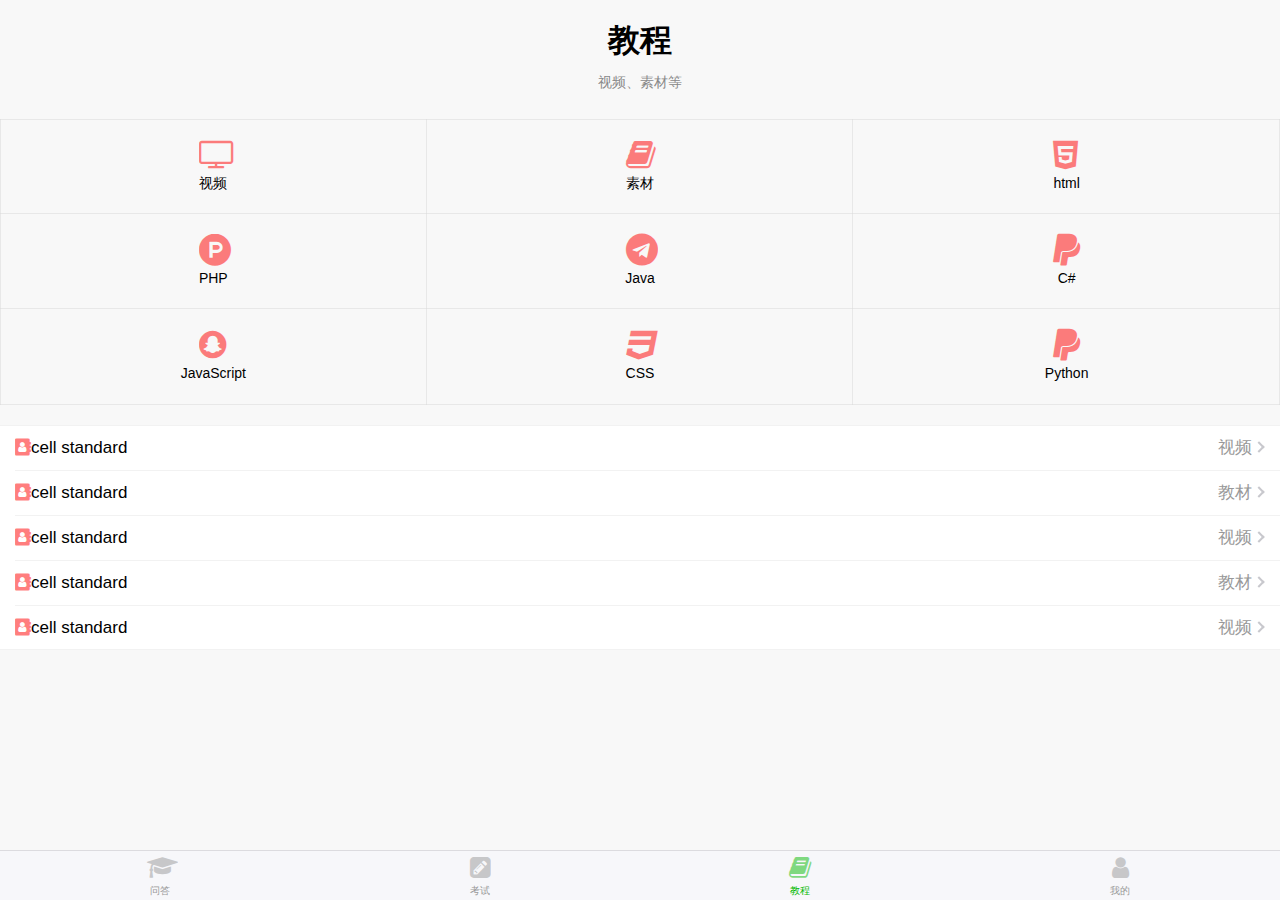
<file: exam/book.html>
<!DOCTYPE html>
<html>

	<head>
		<meta charset="UTF-8">
		<meta name="viewport" content="width=device-width,initial-scale=1" />
		<title>首页</title>
		<link rel="stylesheet" href="../css/weui.css" />
		<link rel="stylesheet" href="style.css" />
		<link rel="stylesheet" href="../css/font-awesome.css" />
		<style type="text/css">
			.fa{
				color: red;
				opacity: 0.5;
			}
			
			.page__hd{
				padding: 15px;
			}
			
			.page__hd h1{
				text-align: center;
			}
			.page__hd .page__desc{
				text-align: center;
			}
			
		</style>
	</head>

	<body>
		
		<div class="container">
			<div class="page__hd">
				<h1>教程</h1>
				<p class="page__desc">视频、素材等</p>
			</div>
			<div class="weui-grids">
				<a href="javascript:;" class="weui-grid">
					<div class="weui-grid__icon">
						<i class="fa fa-television fa-2x"></i>
					</div>
					<p class="weui-grid__label">
						视频
					</p>
				</a>
				<a href="javascript:;" class="weui-grid">
					<div class="weui-grid__icon">
						<i class="fa fa-book fa-2x"></i>
					</div>
					<p class="weui-grid__label">
						素材
					</p>
				</a>
				<a href="javascript:;" class="weui-grid">
					<div class="weui-grid__icon">
						<i class="fa fa-html5 fa-2x"></i>
					</div>
					<p class="weui-grid__label">
						html
					</p>
				</a>
				<a href="javascript:;" class="weui-grid">
					<div class="weui-grid__icon">
						<i class="fa fa-product-hunt fa-2x"></i>
					</div>
					<p class="weui-grid__label">
						PHP
					</p>
				</a>
				<a href="javascript:;" class="weui-grid">
					<div class="weui-grid__icon">
						<i class="fa fa-telegram fa-2x"></i>
					</div>
					<p class="weui-grid__label">
						Java
					</p>
				</a>
				<a href="javascript:;" class="weui-grid">
					<div class="weui-grid__icon">
						<i class="fa fa-paypal fa-2x"></i>
					</div>
					<p class="weui-grid__label">
						C#
					</p>
				</a>
				<a href="javascript:;" class="weui-grid">
					<div class="weui-grid__icon">
						<i class="fa fa-snapchat fa-2x"></i>
					</div>
					<p class="weui-grid__label">
						JavaScript
					</p>
				</a>
				<a href="javascript:;" class="weui-grid">
					<div class="weui-grid__icon">
						<i class="fa fa-css3 fa-2x"></i>
					</div>
					<p class="weui-grid__label">
						CSS
					</p>
				</a>
				<a href="javascript:;" class="weui-grid">
					<div class="weui-grid__icon">
						<i class="fa fa-paypal fa-2x"></i>
					</div>
					<p class="weui-grid__label">
						Python
					</p>
				</a>
			</div>
			<div class="weui-cells">
				<a class="weui-cell weui-cell_access" href="javascript:;">
					<div class="weui-cell__hd"><i class="fa fa-address-book"></i></div>
					<div class="weui-cell__bd">
						<p>cell standard</p>
					</div>
					<div class="weui-cell__ft">视频</div>
				</a>
				<a class="weui-cell weui-cell_access" href="javascript:;">
					<div class="weui-cell__hd"><i class="fa fa-address-book"></i></div>
					<div class="weui-cell__bd">
						<p>cell standard</p>
					</div>
					<div class="weui-cell__ft">教材</div>
				</a>
				<a class="weui-cell weui-cell_access" href="javascript:;">
					<div class="weui-cell__hd"><i class="fa fa-address-book"></i></div>
					<div class="weui-cell__bd">
						<p>cell standard</p>
					</div>
					<div class="weui-cell__ft">视频</div>
				</a>
				<a class="weui-cell weui-cell_access" href="javascript:;">
					<div class="weui-cell__hd"><i class="fa fa-address-book"></i></div>
					<div class="weui-cell__bd">
						<p>cell standard</p>
					</div>
					<div class="weui-cell__ft">教材</div>
				</a>
				<a class="weui-cell weui-cell_access" href="javascript:;">
					<div class="weui-cell__hd"><i class="fa fa-address-book"></i></div>
					<div class="weui-cell__bd">
						<p>cell standard</p>
					</div>
					<div class="weui-cell__ft">视频</div>
				</a>
			</div>
			<div class="weui-tabbar">
				<a href="Q&A.html" class="weui-tabbar__item ">
					<i class=" fa fa-mortar-board weui-tabbar__icon"></i>
					<p class="weui-tabbar__label">问答</p>
				</a>
				<a href="index.html" class="weui-tabbar__item ">
					<i class=" fa fa-pencil-square weui-tabbar__icon"></i>
					<p class="weui-tabbar__label">考试</p>
				</a>
				<a href="book.html" class="weui-tabbar__item weui-bar__item_on">
					<i class=" fa fa-book weui-tabbar__icon"></i>
					<p class="weui-tabbar__label">教程</p>
				</a>
				<a href="user.html" class="weui-tabbar__item">
					<i class=" fa fa-user weui-tabbar__icon"></i>
					<p class="weui-tabbar__label">我的</p>
				</a>
			</div>
		</div>	
		<script type="text/javascript" src="../js/zepto.min.js"></script>
		<script type="text/javascript" src="../js/weui.min.js"></script>

		<script type="text/javascript" class="home js_show">
			
		</script>
	</body>

</html>
</file>
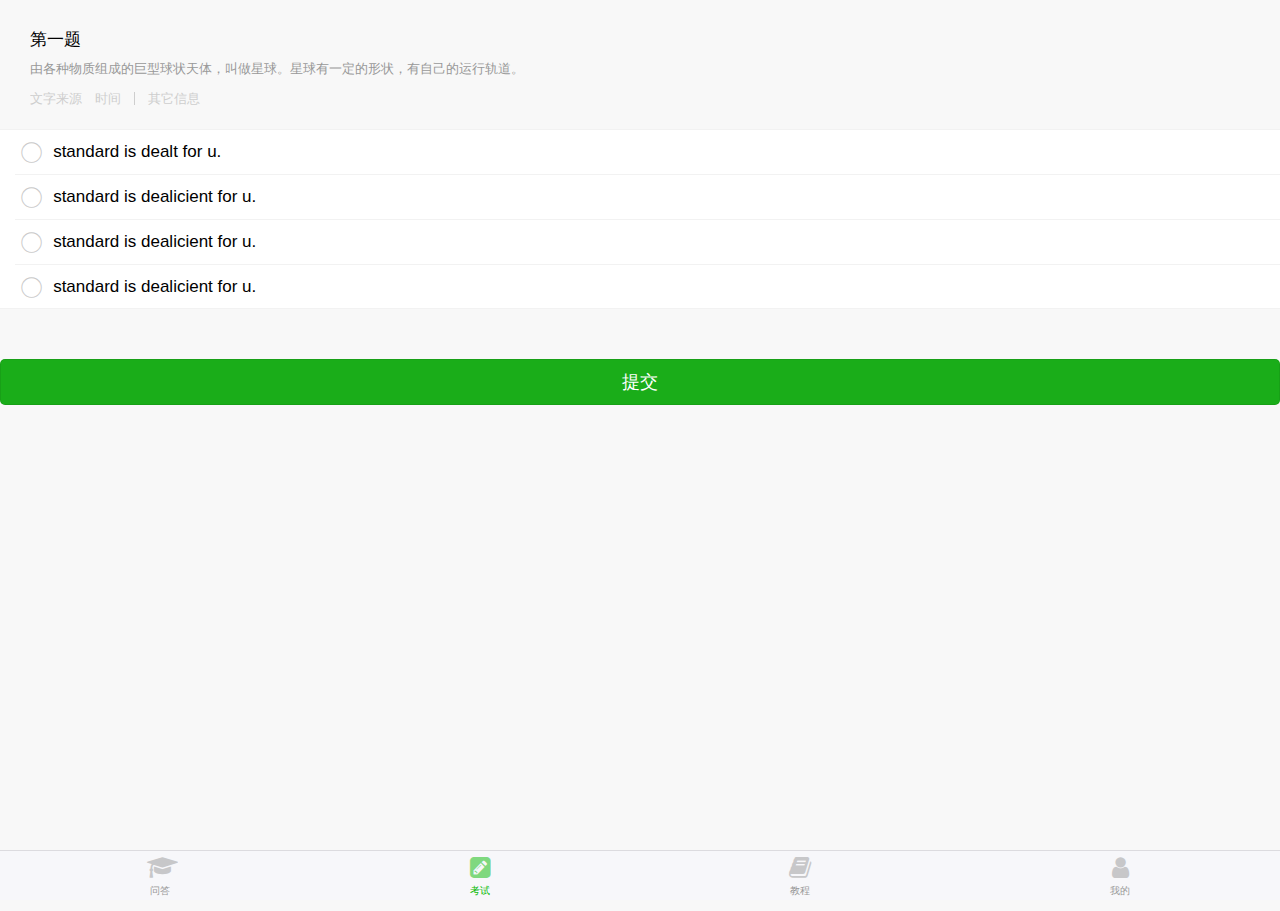
<file: exam/exam.html>
<!DOCTYPE html>
<html>

	<head>
		<meta name="viewport" content="width=device-width,initial-scale=1,minimum-scale=1,maximum-scale=1,user-scalable=no" />
		<meta charset="UTF-8">
		<title></title>
		<link rel="stylesheet" type="text/css" href="../css/weui.css" />
		<link rel="stylesheet" type="text/css" href="style.css" />
		<link rel="stylesheet" type="text/css" href="../css/font-awesome.css" />
		<style type="text/css">
			.weui-btn {
				margin-top: 50px;
			}
		</style>
	</head>

	<body>

		<div class="weui-cells__title">
			<div class="weui-panel__bd">
				<div class="weui-media-box weui-media-box_text">
					<h4 class="weui-media-box__title">第一题</h4>
					<p class="weui-media-box__desc">由各种物质组成的巨型球状天体，叫做星球。星球有一定的形状，有自己的运行轨道。</p>
					<ul class="weui-media-box__info">
						<li class="weui-media-box__info__meta">文字来源</li>
						<li class="weui-media-box__info__meta">时间</li>
						<li class="weui-media-box__info__meta weui-media-box__info__meta_extra">其它信息</li>
					</ul>
				</div>
			</div>
		</div>
		<div class="weui-cells weui-cells_checkbox">
			<label class="weui-cell weui-check__label" for="s11">
		        <div class="weui-cell__hd">
		            <input type="checkbox" class="weui-check" name="checkbox1" id="s11">
		            <i class="weui-icon-checked"></i>
		        </div>
		        <div class="weui-cell__bd">
		            <p>standard is dealt for u.</p>
		        </div>
    			</label>
			<label class="weui-cell weui-check__label" for="s12">
		        <div class="weui-cell__hd">
		            <input type="checkbox" name="checkbox1" class="weui-check" id="s12">
		            <i class="weui-icon-checked"></i>
		        </div>
		        <div class="weui-cell__bd">
		            <p>standard is dealicient for u.</p>
		        </div>
		    	</label>
			<label class="weui-cell weui-check__label" for="s13">
		        <div class="weui-cell__hd">
		            <input type="checkbox" name="checkbox1" class="weui-check" id="s13">
		            <i class="weui-icon-checked"></i>
		        </div>
		        <div class="weui-cell__bd">
		            <p>standard is dealicient for u.</p>
		        </div>
		    	</label>
			<label class="weui-cell weui-check__label" for="s14">
		        <div class="weui-cell__hd">
		            <input type="checkbox" name="checkbox1" class="weui-check" id="s14">
		            <i class="weui-icon-checked"></i>
		        </div>
		        <div class="weui-cell__bd">
		            <p>standard is dealicient for u.</p>
		        </div>
		    	</label>
		</div>
		<a href="result.html" class="weui-btn weui-btn_primary">提交</a>

		<div class="weui-tabbar">
			<a href="Q&A.html" class="weui-tabbar__item ">
				<i class=" fa fa-mortar-board weui-tabbar__icon"></i>
				<p class="weui-tabbar__label">问答</p>
			</a>
			<a href="index.html" class="weui-tabbar__item weui-bar__item_on">
				<i class=" fa fa-pencil-square weui-tabbar__icon"></i>
				<p class="weui-tabbar__label">考试</p>
			</a>
			<a href="book.html" class="weui-tabbar__item">
				<i class=" fa fa-book weui-tabbar__icon"></i>
				<p class="weui-tabbar__label">教程</p>
			</a>
			<a href="user.html" class="weui-tabbar__item ">
				<i class=" fa fa-user weui-tabbar__icon"></i>
				<p class="weui-tabbar__label">我的</p>
			</a>
		</div>
		<!--BEGIN toast-->
		<div id="toast" style="display: none;">
			<div class="weui-mask_transparent"></div>
			<div class="weui-toast">
				<i class="weui-icon-success-no-circle weui-icon_toast"></i>
				<p class="weui-toast__content">已完成</p>
			</div>
		</div>
		<!--end toast-->

		<!-- loading toast -->
		<div id="loadingToast" style="display:none;">
			<div class="weui-mask_transparent"></div>
			<div class="weui-toast">
				<i class="weui-loading weui-icon_toast"></i>
				<p class="weui-toast__content">数据加载中</p>
			</div>
		</div>
		<script type="text/javascript" src="../js/zepto.min.js"></script>
		<script type="text/javascript" src="../js/weui.min.js"></script>
		<script type="text/javascript">
			$(".weui-btn").on('click', function() {
				var flag = true;
				var inputs = $(".weui-cells_form input");

				var $loadingToast = $('#loadingToast');
				var $toast = $("#toast");
				if(flag) {
					$loadingToast.fadeIn(100);
					setTimeout(function() {
						$loadingToast.fadeOut(100);
					}, 2000);

					setTimeout(function() {
						$toast.fadeIn(100);
						setTimeout(function() {
							$toast.fadeOut(100);
						}, 2000);
					}, 2200);
				}

			});
		</script>
	</body>

</html>
</file>
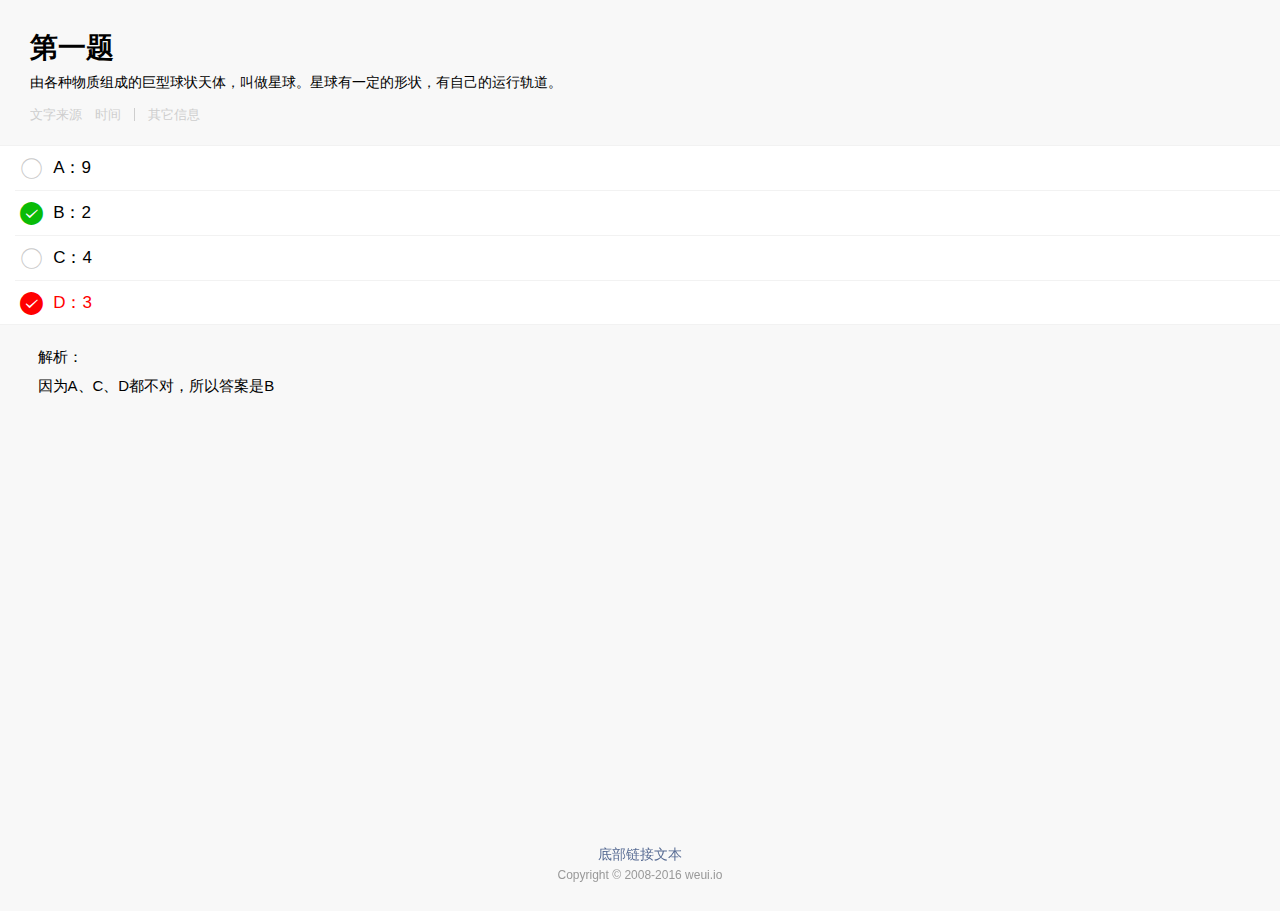
<file: exam/explain.html>
<!DOCTYPE html>
<html>

	<head>
		<meta name="viewport" content="width=device-width,initial-scale=1,minimum-scale=1,maximum-scale=1,user-scalable=no" />
		<meta charset="UTF-8">
		<title></title>
		<link rel="stylesheet" type="text/css" href="../css/weui.css" />
		<link rel="stylesheet" type="text/css" href="style.css" />
		<link rel="stylesheet" type="text/css" href="../css/font-awesome.css" />
		<style type="text/css">
			
		</style>
	</head>

	<body>

		<div class="weui-cells__title">
			<div class="weui-panel__bd">
				<div class="weui-media-box weui-media-box_text">
					<h1>第一题</h4>
					<p>由各种物质组成的巨型球状天体，叫做星球。星球有一定的形状，有自己的运行轨道。</p>
					<ul class="weui-media-box__info">
						<li class="weui-media-box__info__meta">文字来源</li>
						<li class="weui-media-box__info__meta">时间</li>
						<li class="weui-media-box__info__meta weui-media-box__info__meta_extra">其它信息</li>
					</ul>
				</div>
			</div>
		</div>
		<div class="weui-cells weui-cells_checkbox">
			<label class="weui-cell weui-check__label" for="s11">
		        <div class="weui-cell__hd">
		            <input type="checkbox" class="weui-check" name="checkbox1" id="s11" disabled="disabled">
		            <i class="weui-icon-checked"></i>
		        </div>
		        <div class="weui-cell__bd">
		            <p>A：9</p>
		        </div>
    			</label>
			<label class="weui-cell weui-check__label" for="s12">
		        <div class="weui-cell__hd">
		            <input type="checkbox" name="checkbox1" class="weui-check" id="s12" checked="checked" disabled="disabled">
		            <i class="weui-icon-checked"></i>
		        </div>
		        <div class="weui-cell__bd">
		            <p>B：2</p>
		        </div>
		    	</label>
			<label class="weui-cell weui-check__label" for="s13">
		        <div class="weui-cell__hd">
		            <input type="checkbox" name="checkbox1" class="weui-check" id="s13" disabled="disabled">
		            <i class="weui-icon-checked"></i>
		        </div>
		        <div class="weui-cell__bd">
		            <p>C：4</p>
		        </div>
		    	</label>
			<label class="weui-cell weui-check__label result-error" for="s14">
		        <div class="weui-cell__hd">
		            <input type="checkbox" name="checkbox1" class="weui-check" id="s14" disabled="disabled" checked="checked">
		            <i class="weui-icon-checked"></i>
		        </div>
		        <div class="weui-cell__bd">
		            <p>D：3</p>
		        </div>
		    	</label>
		</div>
		
		<article class="weui-article explain">
			<section>
				<h3>解析：</h3>
				<p>因为A、C、D都不对，所以答案是B</p>
			</section>
		</article>

		<div class="weui-msg__extra-area">
			<div class="weui-footer">
				<p class="weui-footer__links">
					<a href="javascript:void(0);" class="weui-footer__link">底部链接文本</a>
				</p>
				<p class="weui-footer__text">Copyright &copy; 2008-2016 weui.io</p>
			</div>
		</div>
		
		<script type="text/javascript" src="../js/zepto.min.js"></script>
		<script type="text/javascript" src="../js/weui.min.js"></script>
		<script type="text/javascript">
		
			
			
			
		</script>
	</body>

</html>
</file>
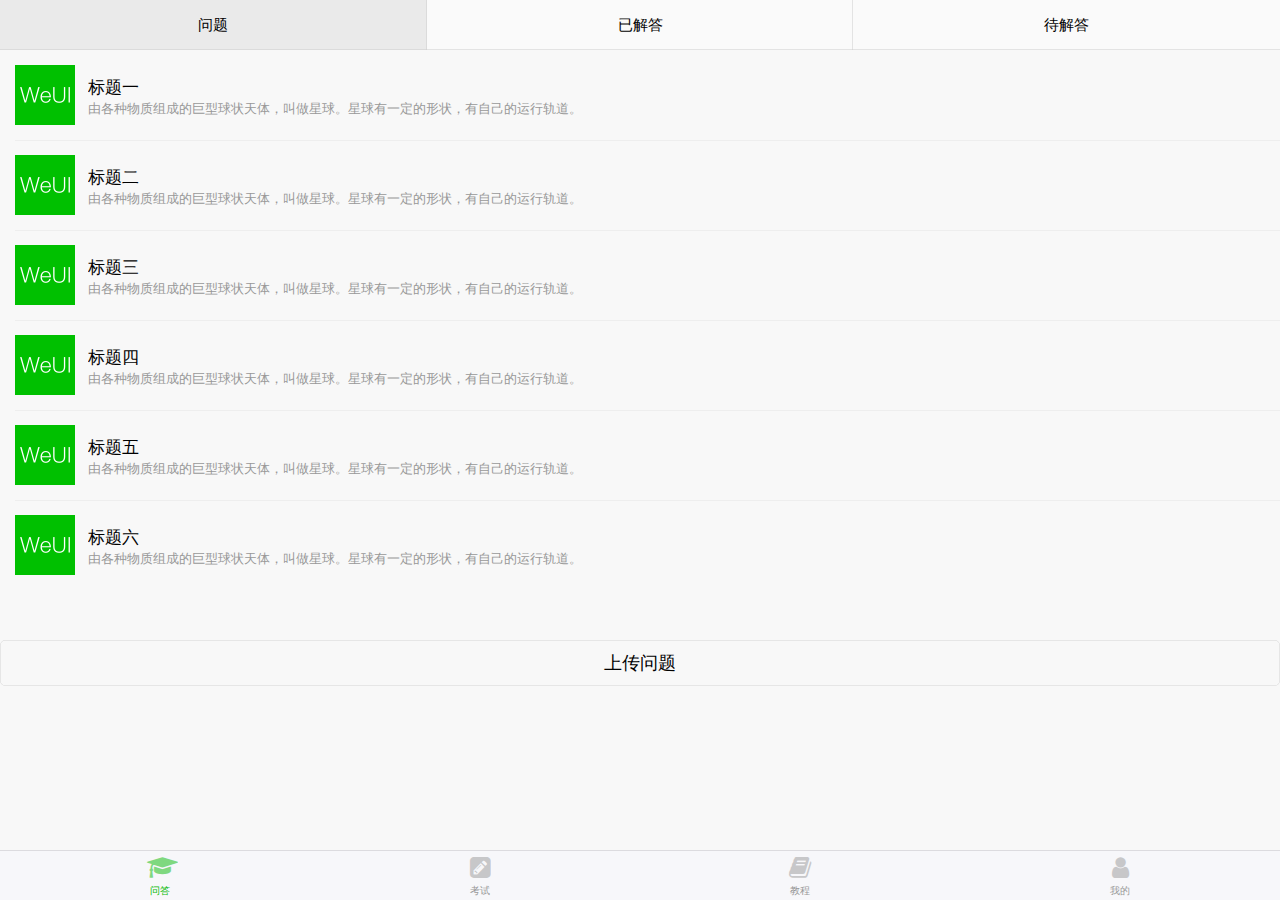
<file: exam/Q&A.html>
<!DOCTYPE html>
<html>

	<head>
		<meta name="viewport" content="width=device-width,initial-scale=1,minimum-scale=1,maximum-scale=1,user-scalable=no" />
		<meta charset="UTF-8">
		<title></title>
		<link rel="stylesheet" href="../css/weui.css" />
		<link rel="stylesheet" href="style.css" />
		<link rel="stylesheet" href="../css/font-awesome.css" />
		<style type="text/css">
			.weui.btn .weui-btn_default {
				bottom: `0px;
			}
		</style>
	</head>

	<body>

		<div class="page__bd" style="height: 100%;">
			<div class="weui-tab">
				<div class="weui-navbar">
					<div class="weui-navbar__item weui-bar__item_on">
						问题
					</div>
					<div class="weui-navbar__item">
						已解答
					</div>
					<div class="weui-navbar__item">
						待解答
					</div>

				</div>
				<div class="weui-tab__panel">
					<div class="weui-panel__bd">
						<a href="javascript:void(0);" class="weui-media-box weui-media-box_appmsg">
							<div class="weui-media-box__hd">
								<img class="weui-media-box__thumb" src="[data-uri]" alt="">
							</div>
							<div class="weui-media-box__bd">
								<h4 class="weui-media-box__title">标题一</h4>
								<p class="weui-media-box__desc">由各种物质组成的巨型球状天体，叫做星球。星球有一定的形状，有自己的运行轨道。</p>
							</div>
						</a>
						<a href="javascript:void(0);" class="weui-media-box weui-media-box_appmsg">
							<div class="weui-media-box__hd">
								<img class="weui-media-box__thumb" src="[data-uri]" alt="">
							</div>
							<div class="weui-media-box__bd">
								<h4 class="weui-media-box__title">标题二</h4>
								<p class="weui-media-box__desc">由各种物质组成的巨型球状天体，叫做星球。星球有一定的形状，有自己的运行轨道。</p>
							</div>
						</a>
						<a href="javascript:void(0);" class="weui-media-box weui-media-box_appmsg">
							<div class="weui-media-box__hd">
								<img class="weui-media-box__thumb" src="[data-uri]" alt="">
							</div>
							<div class="weui-media-box__bd">
								<h4 class="weui-media-box__title">标题三</h4>
								<p class="weui-media-box__desc">由各种物质组成的巨型球状天体，叫做星球。星球有一定的形状，有自己的运行轨道。</p>
							</div>
						</a>
						<a href="javascript:void(0);" class="weui-media-box weui-media-box_appmsg">
							<div class="weui-media-box__hd">
								<img class="weui-media-box__thumb" src="[data-uri]" alt="">
							</div>
							<div class="weui-media-box__bd">
								<h4 class="weui-media-box__title">标题四</h4>
								<p class="weui-media-box__desc">由各种物质组成的巨型球状天体，叫做星球。星球有一定的形状，有自己的运行轨道。</p>
							</div>
						</a>
						<a href="javascript:void(0);" class="weui-media-box weui-media-box_appmsg">
							<div class="weui-media-box__hd">
								<img class="weui-media-box__thumb" src="[data-uri]" alt="">
							</div>
							<div class="weui-media-box__bd">
								<h4 class="weui-media-box__title">标题五</h4>
								<p class="weui-media-box__desc">由各种物质组成的巨型球状天体，叫做星球。星球有一定的形状，有自己的运行轨道。</p>
							</div>
						</a>
						<a href="javascript:void(0);" class="weui-media-box weui-media-box_appmsg">
							<div class="weui-media-box__hd">
								<img class="weui-media-box__thumb" src="[data-uri]" alt="">
							</div>
							<div class="weui-media-box__bd">
								<h4 class="weui-media-box__title">标题六</h4>
								<p class="weui-media-box__desc">由各种物质组成的巨型球状天体，叫做星球。星球有一定的形状，有自己的运行轨道。</p>
							</div>
						</a>
						<a href="upload question.html" class="weui-btn weui-btn_default">上传问题</a>
					</div>
					<div style="display:none">
						<div class="weui-panel__bd">
							<a href="javascript:void(0);" class="weui-media-box weui-media-box_appmsg">
								<div class="weui-media-box__hd">
									<img class="weui-media-box__thumb" src="[data-uri]" alt="">
								</div>
								<div class="weui-media-box__bd">
									<h4 class="weui-media-box__title">标题七</h4>
									<p class="weui-media-box__desc">由各种物质组成的巨型球状天体，叫做星球。星球有一定的形状，有自己的运行轨道。</p>
								</div>
							</a>
							<a href="javascript:void(0);" class="weui-media-box weui-media-box_appmsg">
								<div class="weui-media-box__hd">
									<img class="weui-media-box__thumb" src="[data-uri]" alt="">
								</div>
								<div class="weui-media-box__bd">
									<h4 class="weui-media-box__title">标题八</h4>
									<p class="weui-media-box__desc">由各种物质组成的巨型球状天体，叫做星球。星球有一定的形状，有自己的运行轨道。</p>
								</div>
							</a>
							<a href="javascript:void(0);" class="weui-media-box weui-media-box_appmsg">
								<div class="weui-media-box__hd">
									<img class="weui-media-box__thumb" src="[data-uri]" alt="">
								</div>
								<div class="weui-media-box__bd">
									<h4 class="weui-media-box__title">标题九</h4>
									<p class="weui-media-box__desc">由各种物质组成的巨型球状天体，叫做星球。星球有一定的形状，有自己的运行轨道。</p>
								</div>
							</a>
							<a href="javascript:void(0);" class="weui-media-box weui-media-box_appmsg">
								<div class="weui-media-box__hd">
									<img class="weui-media-box__thumb" src="[data-uri]" alt="">
								</div>
								<div class="weui-media-box__bd">
									<h4 class="weui-media-box__title">标题十</h4>
									<p class="weui-media-box__desc">由各种物质组成的巨型球状天体，叫做星球。星球有一定的形状，有自己的运行轨道。</p>
								</div>
							</a>
							<a href="javascript:void(0);" class="weui-media-box weui-media-box_appmsg">
								<div class="weui-media-box__hd">
									<img class="weui-media-box__thumb" src="[data-uri]" alt="">
								</div>
								<div class="weui-media-box__bd">
									<h4 class="weui-media-box__title">标题十一</h4>
									<p class="weui-media-box__desc">由各种物质组成的巨型球状天体，叫做星球。星球有一定的形状，有自己的运行轨道。</p>
								</div>
							</a>
							<a href="javascript:void(0);" class="weui-media-box weui-media-box_appmsg">
								<div class="weui-media-box__hd">
									<img class="weui-media-box__thumb" src="[data-uri]" alt="">
								</div>
								<div class="weui-media-box__bd">
									<h4 class="weui-media-box__title">标题十二</h4>
									<p class="weui-media-box__desc">由各种物质组成的巨型球状天体，叫做星球。星球有一定的形状，有自己的运行轨道。</p>
								</div>
							</a>
							<a href="upload question.html" class="weui-btn weui-btn_default">上传问题</a>
						</div>
					</div>
					<div style="display:none">
						<div class="weui-panel__bd">
							<a href="javascript:void(0);" class="weui-media-box weui-media-box_appmsg">
								<div class="weui-media-box__hd">
									<img class="weui-media-box__thumb" src="[data-uri]" alt="">
								</div>
								<div class="weui-media-box__bd">
									<h4 class="weui-media-box__title">标题十三</h4>
									<p class="weui-media-box__desc">由各种物质组成的巨型球状天体，叫做星球。星球有一定的形状，有自己的运行轨道。</p>
								</div>
							</a>
							<a href="javascript:void(0);" class="weui-media-box weui-media-box_appmsg">
								<div class="weui-media-box__hd">
									<img class="weui-media-box__thumb" src="[data-uri]" alt="">
								</div>
								<div class="weui-media-box__bd">
									<h4 class="weui-media-box__title">标题十四</h4>
									<p class="weui-media-box__desc">由各种物质组成的巨型球状天体，叫做星球。星球有一定的形状，有自己的运行轨道。</p>
								</div>
							</a>
							<a href="javascript:void(0);" class="weui-media-box weui-media-box_appmsg">
								<div class="weui-media-box__hd">
									<img class="weui-media-box__thumb" src="[data-uri]" alt="">
								</div>
								<div class="weui-media-box__bd">
									<h4 class="weui-media-box__title">标题十五</h4>
									<p class="weui-media-box__desc">由各种物质组成的巨型球状天体，叫做星球。星球有一定的形状，有自己的运行轨道。</p>
								</div>
							</a>
							<a href="javascript:void(0);" class="weui-media-box weui-media-box_appmsg">
								<div class="weui-media-box__hd">
									<img class="weui-media-box__thumb" src="[data-uri]" alt="">
								</div>
								<div class="weui-media-box__bd">
									<h4 class="weui-media-box__title">标题十六</h4>
									<p class="weui-media-box__desc">由各种物质组成的巨型球状天体，叫做星球。星球有一定的形状，有自己的运行轨道。</p>
								</div>
							</a>
							<a href="javascript:void(0);" class="weui-media-box weui-media-box_appmsg">
								<div class="weui-media-box__hd">
									<img class="weui-media-box__thumb" src="[data-uri]" alt="">
								</div>
								<div class="weui-media-box__bd">
									<h4 class="weui-media-box__title">标题十七</h4>
									<p class="weui-media-box__desc">由各种物质组成的巨型球状天体，叫做星球。星球有一定的形状，有自己的运行轨道。</p>
								</div>
							</a>
							<a href="javascript:void(0);" class="weui-media-box weui-media-box_appmsg">
								<div class="weui-media-box__hd">
									<img class="weui-media-box__thumb" src="[data-uri]" alt="">
								</div>
								<div class="weui-media-box__bd">
									<h4 class="weui-media-box__title">标题十八</h4>
									<p class="weui-media-box__desc">由各种物质组成的巨型球状天体，叫做星球。星球有一定的形状，有自己的运行轨道。</p>
								</div>
							</a>
							<a href="upload question.html" class="weui-btn weui-btn_default">上传问题</a>
						</div>
					</div>
				</div>

			</div>
		</div>
		<div class="weui-tabbar">
			<a href="Q&A.html" class="weui-tabbar__item weui-bar__item_on">
				<i class=" fa fa-mortar-board weui-tabbar__icon"></i>
				<p class="weui-tabbar__label">问答</p>
			</a>
			<a href="index.html" class="weui-tabbar__item ">
				<i class=" fa fa-pencil-square weui-tabbar__icon"></i>
				<p class="weui-tabbar__label">考试</p>
			</a>
			<a href="book.html" class="weui-tabbar__item">
				<i class=" fa fa-book weui-tabbar__icon"></i>
				<p class="weui-tabbar__label">教程</p>
			</a>
			<a href="user.html" class="weui-tabbar__item">
				<i class=" fa fa-user weui-tabbar__icon"></i>
				<p class="weui-tabbar__label">我的</p>
			</a>
		</div>
		<script type="text/javascript" src="../js/zepto.min.js"></script>
		<script type="text/javascript" src="../js/weui.min.js"></script>
		<script type="text/javascript">
			$(function() {
				var winH = $(window).height();
				var categorySpace = 10;
				$('.weui-navbar__item').on('click', function() {
					$(this).addClass('weui-bar__item_on').siblings('.weui-bar__item_on').removeClass('weui-bar__item_on');

					var index = $(this).index();
					$(".weui-tab__panel>div").hide().eq(index).show();

				});

				$('.js_item').on('click', function() {
					var id = $(this).data('id');
					window.pageManager.go(id);
				});
				$('.js_category').on('click', function() {
					var $this = $(this),
						$inner = $this.next('.js_categoryInner'),
						$page = $this.parents('.page'),
						$parent = $(this).parent('li');
					var innerH = $inner.data('height');
					bear = $page;

					if(!innerH) {
						$inner.css('height', 'auto');
						innerH = $inner.height();
						$inner.removeAttr('style');
						$inner.data('height', innerH);
					}

					if($parent.hasClass('js_show')) {
						$parent.removeClass('js_show');
					} else {
						$parent.siblings().removeClass('js_show');

						$parent.addClass('js_show');
						if(this.offsetTop + this.offsetHeight + innerH > $page.scrollTop() + winH) {
							var scrollTop = this.offsetTop + this.offsetHeight + innerH - winH + categorySpace;

							if(scrollTop > this.offsetTop) {
								scrollTop = this.offsetTop - categorySpace;
							}

							$page.scrollTop(scrollTop);
						}
					}
				});
			});
		</script>
	</body>

</html>
</file>
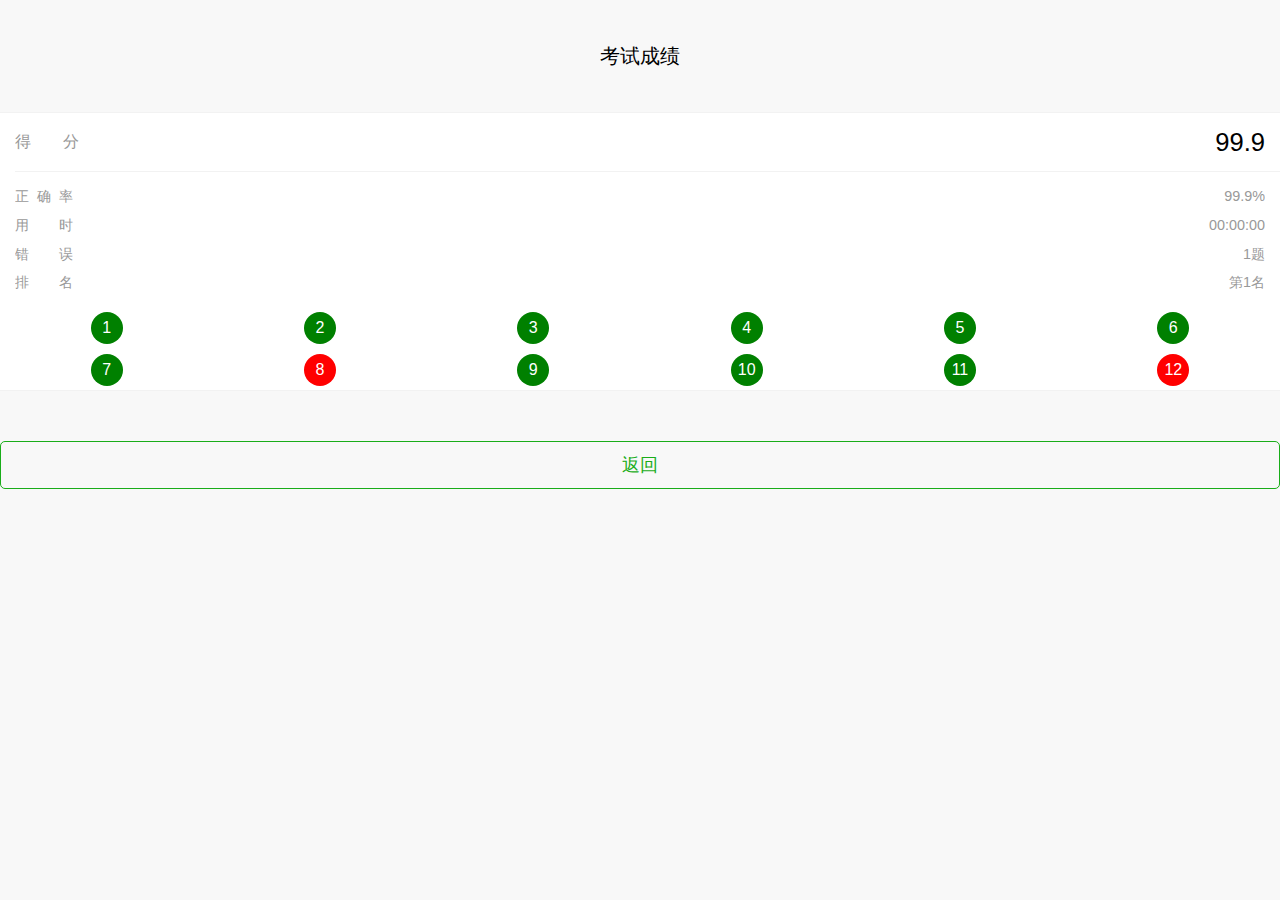
<file: exam/result.html>
<!DOCTYPE html>
<html>

	<head>
		<meta charset="UTF-8">
		<meta name="viewport" content="width=device-width,initial-scale=1" />
		<title>首页</title>
		<link rel="stylesheet" href="../css/weui.css" />
		<link rel="stylesheet" href="style.css" />
		<link rel="stylesheet" href="../css/font-awesome.css" />
	</head>

	<body>
		<div class="page preview js_show">
			<div class="page__hd">
				<h1 class="page__title">考试成绩</h1>
				<!--<p class="page__desc">表单预览</p>-->
			</div>
			<div class="page__bd">
				<div class="weui-form-preview">
					<div class="weui-form-preview__hd">
						<div class="weui-form-preview__item">
							<label class="weui-form-preview__label">得分</label>
							<em class="weui-form-preview__value">99.9</em>
						</div>
					</div>
					<div class="weui-form-preview__bd">
						<div class="weui-form-preview__item">
							<label class="weui-form-preview__label">正确率</label>
							<span class="weui-form-preview__value">99.9%</span>
						</div>
						<div class="weui-form-preview__item">
							<label class="weui-form-preview__label">用时</label>
							<span class="weui-form-preview__value">00:00:00</span>
						</div>
						<div class="weui-form-preview__item">
							<label class="weui-form-preview__label">错误</label>
							<span class="weui-form-preview__value">1题</span>
						</div>
						<div class="weui-form-preview__item">
							<label class="weui-form-preview__label">排名</label>
							<span class="weui-form-preview__value">第1名</span>
						</div>
					</div>
					<div class="result-list">
						<div class="weui-flex">
							<div class="weui-flex__item">
								<a href="#">1</a>
							</div>
							<div class="weui-flex__item">
								<a href="#">2</a>
							</div>
							<div class="weui-flex__item">
								<a href="#">3</a>
							</div>
							<div class="weui-flex__item">
								<a href="#">4</a>
							</div>
							<div class="weui-flex__item">
								<a href="#">5</a>
							</div>
							<div class="weui-flex__item">
								<a href="#">6</a>
							</div>
						</div>
						
						<div class="weui-flex">
							<div class="weui-flex__item">
								<a href="#">7</a>
							</div>
							<div class="weui-flex__item error">
								<a href="#">8</a>
							</div>
							<div class="weui-flex__item">
								<a href="#">9</a>
							</div>
							<div class="weui-flex__item">
								<a href="#">10</a>
							</div>
							<div class="weui-flex__item">
								<a href="#">11</a>
							</div>
							<div class="weui-flex__item error">
								<a href="#">12</a>
							</div>
						</div>
					</div>
				</div>
				<a href="index.html" class="weui-btn weui-btn_plain-primary">返回</a>
			</div>
		</div>
		<script type="text/javascript" src="../js/zepto.min.js"></script>
		<script type="text/javascript" src="../js/weui.min.js"></script>
	</body>

</html>
</file>
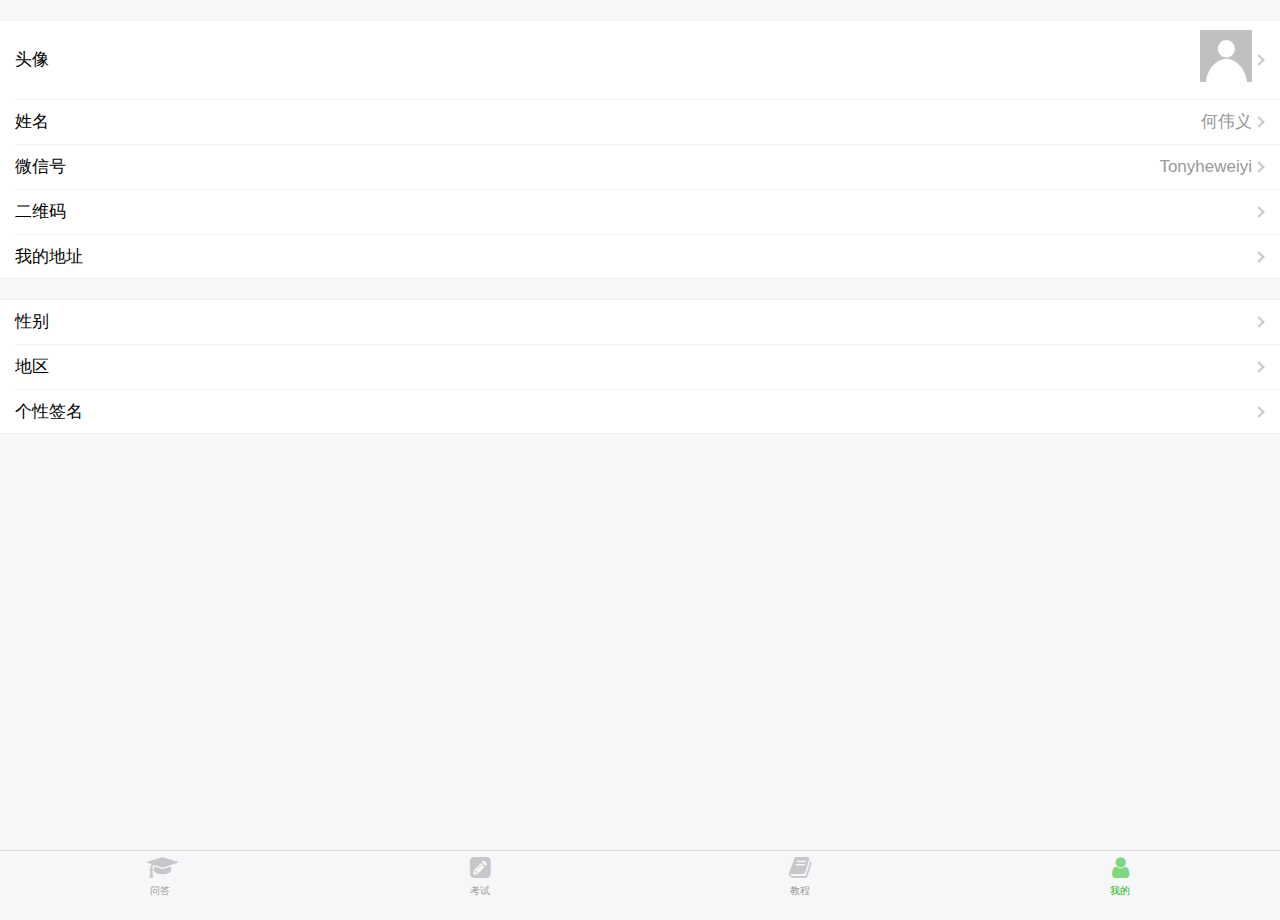
<file: exam/user.html>
<!DOCTYPE html>
<html>

	<head>
		<meta charset="UTF-8">
		<meta name="viewport" content="width=device-width,initial-scale=1" />
		<title>首页</title>
		<link rel="stylesheet" href="../css/weui.css" />
		<link rel="stylesheet" href="style.css" />
		<link rel="stylesheet" href="../css/font-awesome.css" />
	</head>

	<body>
		<div id="container">
			<div class="weui-cells">
				<a class="weui-cell weui-cell_access" href="javascript:;">
					<div class="weui-cell__bd">
						<p>头像</p>
					</div>
					<div class="weui-cell__ft">
						<img class="weui-avatar" src="../img/avatar.png">
					</div>
				</a>
				<a class="weui-cell weui-cell_access" href="javascript:;">
					<div class="weui-cell__bd">
						<p>姓名</p>
					</div>
					<div class="weui-cell__ft">
						何伟义
					</div>
				</a>
				<a class="weui-cell weui-cell_access" href="javascript:;">
					<div class="weui-cell__bd">
						<p>微信号</p>
					</div>
					<div class="weui-cell__ft">
						Tonyheweiyi
					</div>
				</a>
				<a class="weui-cell weui-cell_access" href="javascript:;">
					<div class="weui-cell__bd" id="showIOSDialog2">
						<p>二维码</p>
					</div>
					<div class="weui-cell__ft"></div>
				</a>
				<a class="weui-cell weui-cell_access" href="javascript:;">
					<div class="weui-cell__bd" id="showIOSDialog1">
						<p>我的地址</p>
					</div>
					<div class="weui-cell__ft"></div>
				</a>
			</div>
			<div id="dialogs">
				<!--BEGIN dialog1-->
				<div class="js_dialog" id="iosDialog1" style="display: none;">
					<div class="weui-mask"></div>
					<div class="weui-dialog">
						<div class="weui-dialog__hd"><strong class="weui-dialog__title">我的地址</strong></div>
						<div class="weui-dialog__bd">！！！我的房子是紫禁城！！！</div>
						<div class="weui-dialog__ft">
							<a href="user.html" class="weui-dialog__btn weui-dialog__btn_default">返回</a>
						</div>
					</div>
				</div>
				<div class="js_dialog" id="iosDialog2" style="display: none;">
					<div class="weui-mask"></div>
					<div class="weui-dialog">
						<div class="weui-dialog__hd"><strong class="weui-dialog__title">二维码</strong></div>
						<div class="weui-dialog__bd"><img width="180px" src="../img/n484s.jpg"/></div>
						<div class="weui-dialog__ft">
							<a href="user.html" class="weui-dialog__btn weui-dialog__btn_default">返回</a>
						</div>
					</div>
				</div>
			</div>	
			<div class="weui-cells">
				<a class="weui-cell weui-cell_access" href="javascript:;">
					<div class="weui-cell__bd">
						<p>性别</p>
					</div>
					<div class="weui-cell__ft"></div>
				</a>
				<a class="weui-cell weui-cell_access" href="javascript:;">
					<div class="weui-cell__bd">
						<p>地区</p>
					</div>
					<div class="weui-cell__ft"></div>
				</a>
				<a class="weui-cell weui-cell_access" href="javascript:;">
					<div class="weui-cell__bd">
						<p>个性签名</p>
					</div>
					<div class="weui-cell__ft"></div>
				</a>
			</div>
		</div>
		<div class="weui-tabbar">
			<a href="Q&A.html" class="weui-tabbar__item ">
				<i class=" fa fa-mortar-board weui-tabbar__icon"></i>
				<p class="weui-tabbar__label">问答</p>
			</a>
			<a href="index.html" class="weui-tabbar__item ">
				<i class=" fa fa-pencil-square weui-tabbar__icon"></i>
				<p class="weui-tabbar__label">考试</p>
			</a>
			<a href="book.html" class="weui-tabbar__item">
				<i class=" fa fa-book weui-tabbar__icon"></i>
				<p class="weui-tabbar__label">教程</p>
			</a>
			<a href="user.html" class="weui-tabbar__item weui-bar__item_on">
				<i class=" fa fa-user weui-tabbar__icon"></i>
				<p class="weui-tabbar__label">我的</p>
			</a>
		</div>

		<script type="text/javascript" src="../js/zepto.min.js"></script>
		<script type="text/javascript" src="../js/weui.min.js"></script>
		<script type="text/javascript" class="home js_show">
			$(function() {
				var $iosDialog1 = $('#iosDialog1');
				var $iosDialog2 = $('#iosDialog2');
				var winH = $(window).height();
				var categorySpace = 10;
				
				$('#dialogs').on('click', '.weui-dialog__btn', function() {
					$(this).parents('.js_dialog').fadeOut(200);
				});

				$('#showIOSDialog1').on('click', function() {
					$iosDialog1.fadeIn(200);
				});
				
				$('#showIOSDialog2').on('click', function() {
					$iosDialog2.fadeIn(200);
				});
				
				$('.js_item').on('click', function() {
					var id = $(this).data('id');
					window.pageManager.go(id);
				});
				$('.js_category').on('click', function() {
					var $this = $(this),
						$inner = $this.next('.js_categoryInner'),
						$page = $this.parents('.page'),
						$parent = $(this).parent('li');
					var innerH = $inner.data('height');
					bear = $page;

					if(!innerH) {
						$inner.css('height', 'auto');
						innerH = $inner.height();
						$inner.removeAttr('style');
						$inner.data('height', innerH);
					}

					if($parent.hasClass('js_show')) {
						$parent.removeClass('js_show');
					} else {
						$parent.siblings().removeClass('js_show');

						$parent.addClass('js_show');
						if(this.offsetTop + this.offsetHeight + innerH > $page.scrollTop() + winH) {
							var scrollTop = this.offsetTop + this.offsetHeight + innerH - winH + categorySpace;

							if(scrollTop > this.offsetTop) {
								scrollTop = this.offsetTop - categorySpace;
							}

							$page.scrollTop(scrollTop);
						}
					}
				});
			});
			
			
			
		</script>
	</body>

</html>
</file>
<file: exam/style.css>
.weui-footer_fixed-bottom {
	bottom: 0;
}

.time {
	text-align: center;
	color: #353535;
	font-size: 1.5em;
}

.fa {
	color: red;
	opacity: 0.5;
}

.page__hd {
	padding: 15px;
}

.page__hd h1 {
	text-align: center;
}

.page__hd .page__desc {
	text-align: center;
}

.weui-grids {
	margin-top: 10px;
}

.explain {
	margin-left: 1.5em;
}

.weui-uploader {
	background-color: #FFFFFF;
	margin-top: 20px;
	padding: 20px;
}

.result-error {
	color: red!important;
}

.result-error i.weui-icon-checked:before {
	color: red!important;
}

.weui-btn {
	margin-top: 50px;
}

.weui-media-box {
	color: black;
}

.result-list {
	text-align: center;
}

.result-list a {
	display: inline-block;
	background-color: green;
	width: 2em;
	height: 2em;
	text-align: center;
	line-height: 2em;
	margin: 5px 0px;
	border-radius: 50%;
	color: white;
}

.result-list .error a {
	background-color: red;
}

.weui-avatar {
	width: 52px;
	height: 52px;
}

body,
html {
	height: 100%;
	-webkit-tap-highlight-color: transparent
}

body {
	font-family: -apple-system-font, Helvetica Neue, Helvetica, sans-serif
}

ul {
	list-style: none
}

.page,
body {
	background-color: #f8f8f8
}

.link {
	color: #1aad19
}

.container {
	overflow: hidden
}

.container,
.page {
	position: absolute;
	top: 0;
	right: 0;
	bottom: 0;
	left: 0
}

.page {
	overflow-y: auto;
	-webkit-overflow-scrolling: touch;
	opacity: 0;
	z-index: 1
}

.page.js_show {
	opacity: 1
}

.page__hd {
	padding: 40px
}

.page__bd_spacing {
	padding: 0 15px
}

.page__ft {
	padding-top: 40px;
	padding-bottom: 10px;
	text-align: center
}

.page__ft img {
	height: 19px
}

.page__ft.j_bottom {
	position: absolute;
	bottom: 0;
	left: 0;
	right: 0
}

.page__title {
	text-align: left;
	font-size: 20px;
	font-weight: 400
}

.page__desc {
	margin-top: 5px;
	color: #888;
	text-align: left;
	font-size: 14px
}

.page.home .page__intro-icon {
	margin-top: -.2em;
	margin-left: 5px;
	width: 16px;
	height: 16px;
	vertical-align: middle
}

.page.home .page__title {
	font-size: 0;
	margin-bottom: 15px
}

.page.home .page__bd img {
	width: 30px;
	height: 30px
}

.page.home .page__bd li {
	margin: 10px 0;
	background-color: #fff;
	overflow: hidden;
	border-radius: 2px;
	cursor: pointer
}

.page.home .page__bd li.js_show .weui-flex {
	opacity: .4
}

.page.home .page__bd li.js_show .page__category {
	height: auto
}

.page.home .page__bd li.js_show .page__category-content {
	opacity: 1;
	-webkit-transform: translateY(0);
	transform: translateY(0)
}

.page.home .page__bd li:first-child {
	margin-top: 0
}

.page.home .page__category {
	height: 0;
	overflow: hidden
}

.page.home .page__category-content {
	opacity: 0;
	-webkit-transform: translateY(-50%);
	transform: translateY(-50%);
	-webkit-transition: .3s;
	transition: .3s
}

.page.home .weui-flex {
	padding: 20px;
	-webkit-box-align: center;
	-webkit-align-items: center;
	align-items: center;
	-webkit-transition: .3s;
	transition: .3s
}

.page.home .weui-cells {
	margin-top: 0
}

.page.home .weui-cells:after,
.page.home .weui-cells:before {
	display: none
}

.page.home .weui-cell {
	padding-left: 20px;
	padding-right: 20px
}

.page.home .weui-cell:before {
	left: 20px;
	right: 20px
}

.page.button .page__bd {
	padding: 0 15px
}

.page.button .button-sp-area {
	margin: 0 auto;
	padding: 15px 0;
	width: 60%
}

.page.cell .page__bd,
.page.form .page__bd {
	padding-bottom: 30px
}

.page.actionsheet,
.page.dialog {
	background-color: #fff
}

.page.dialog .page__bd {
	padding: 0 15px
}

.page.msg,
.page.msg_success,
.page.msg_warn,
.page.toast {
	background-color: #fff
}

.page.panel .page__bd {
	padding-bottom: 20px
}

.page.article {
	background-color: #fff
}

.page.icons {
	text-align: center
}

.page.icons .page__bd {
	padding: 0 40px;
	text-align: left
}

.page.icons .icon-box {
	margin-bottom: 25px;
	display: -webkit-box;
	display: -webkit-flex;
	display: flex;
	-webkit-box-align: center;
	-webkit-align-items: center;
	align-items: center
}

.page.icons .icon-box i {
	margin-right: 18px
}

.page.icons .icon-box__ctn {
	-webkit-flex-shrink: 100;
	flex-shrink: 100
}

.page.icons .icon-box__title {
	font-weight: 400
}

.page.icons .icon-box__desc {
	margin-top: 6px;
	font-size: 12px;
	color: #888
}

.page.icons .icon_sp_area {
	margin-top: 10px;
	text-align: left
}

.page.icons .icon_sp_area i:before {
	margin-bottom: 5px
}

.page.flex .placeholder {
	margin: 5px;
	padding: 0 10px;
	background-color: #ebebeb;
	height: 2.3em;
	line-height: 2.3em;
	text-align: center;
	color: #cfcfcf
}

.page.loadmore {
	background-color: #fff
}

.page.layers {
	overflow-x: hidden;
	-webkit-perspective: 1000px;
	perspective: 1000px
}

@media only screen and (max-width:320px) {
	.page.layers .page__hd {
		padding-left: 20px;
		padding-right: 20px
	}
}

.page.layers .page__bd {
	position: relative
}

.page.layers .page__desc {
	min-height: 4.8em
}

.page.layers .layers__layer {
	position: absolute;
	left: 50%;
	width: 150px;
	height: 266px;
	margin-left: -75px;
	box-sizing: border-box;
	-webkit-transition: .5s;
	transition: .5s;
	background: url(images/layers/transparent.gif) no-repeat 50%;
	background-size: contain;
	font-size: 14px;
	color: #fff
}

.page.layers .layers__layer span {
	position: absolute;
	bottom: 5px;
	left: 0;
	right: 0;
	text-align: center;
	-webkit-transition: .5s;
	transition: .5s
}

.page.layers .layers__layer:last-child span {
	color: #aaa
}

.page.layers .layers__layer.j_hide {
	opacity: 0
}

.page.layers .layers__layer.j_pic span {
	color: transparent
}

@media only screen and (min-width:375px) and (min-height:603px) {
	.page.layers .layers__layer {
		width: 180px;
		height: 320px;
		margin-left: -90px
	}
}

@media only screen and (min-width:414px) and (min-height:640px) {
	.page.layers .layers__layer {
		width: 200px;
		height: 355px;
		margin-left: -100px
	}
}

.page.layers .layers__layer_popout {
	border: 1px solid hsla(0, 0%, 80%, .5);
	z-index: 4
}

.page.layers .layers__layer_popout.j_transform {
	-webkit-transform: translateX(15px) rotateX(45deg) rotate(10deg) skew(-15deg) translateZ(120px);
	transform: translateX(15px) rotateX(45deg) rotate(10deg) skew(-15deg) translateZ(120px)
}

@media only screen and (max-width:320px) {
	.page.layers .layers__layer_popout.j_transform {
		-webkit-transform: translateX(15px) rotateX(45deg) rotate(10deg) skew(-15deg) translateZ(140px);
		transform: translateX(15px) rotateX(45deg) rotate(10deg) skew(-15deg) translateZ(140px)
	}
}

.page.layers .layers__layer_popout.j_pic {
	border-color: transparent;
	background-image: url(images/layers/popout.png)
}

.page.layers .layers__layer_mask {
	background-color: rgba(0, 0, 0, .5);
	z-index: 3
}

.page.layers .layers__layer_mask.j_transform {
	-webkit-transform: translateX(15px) rotateX(45deg) rotate(10deg) skew(-15deg) translateZ(40px);
	transform: translateX(15px) rotateX(45deg) rotate(10deg) skew(-15deg) translateZ(40px)
}

@media only screen and (max-width:320px) {
	.page.layers .layers__layer_mask.j_transform {
		-webkit-transform: translateX(15px) rotateX(45deg) rotate(10deg) skew(-15deg) translateZ(80px);
		transform: translateX(15px) rotateX(45deg) rotate(10deg) skew(-15deg) translateZ(80px)
	}
}

.page.layers .layers__layer_navigation {
	background-color: rgba(40, 187, 102, .5);
	z-index: 2
}

.page.layers .layers__layer_navigation.j_transform {
	-webkit-transform: translateX(15px) rotateX(45deg) rotate(10deg) skew(-15deg) translateZ(-40px);
	transform: translateX(15px) rotateX(45deg) rotate(10deg) skew(-15deg) translateZ(-40px)
}

@media only screen and (max-width:320px) {
	.page.layers .layers__layer_navigation.j_transform {
		-webkit-transform: translateX(15px) rotateX(45deg) rotate(10deg) skew(-15deg) translateZ(20px);
		transform: translateX(15px) rotateX(45deg) rotate(10deg) skew(-15deg) translateZ(20px)
	}
}

.page.layers .layers__layer_navigation.j_pic {
	background-color: transparent;
	background-image: url(images/layers/navigation.png)
}

.page.layers .layers__layer_content {
	background-color: #fff;
	z-index: 1
}

.page.layers .layers__layer_content.j_transform {
	-webkit-transform: translateX(15px) rotateX(45deg) rotate(10deg) skew(-15deg) translateZ(-120px);
	transform: translateX(15px) rotateX(45deg) rotate(10deg) skew(-15deg) translateZ(-120px)
}

@media only screen and (max-width:320px) {
	.page.layers .layers__layer_content.j_transform {
		-webkit-transform: translateX(15px) rotateX(45deg) rotate(10deg) skew(-15deg) translateZ(-40px);
		transform: translateX(15px) rotateX(45deg) rotate(10deg) skew(-15deg) translateZ(-40px)
	}
}

.page.layers .layers__layer_content.j_pic {
	background-image: url(images/layers/content.png)
}

.page.searchbar .searchbar-result {
	display: none;
	margin-top: 0;
	font-size: 14px
}

.page.searchbar .searchbar-result .weui-cell__bd {
	padding: 2px 0 2px 20px;
	color: #666
}

.page.actionsheet,
.page.picker {
	overflow: hidden
}

.page.picker {
	background-color: #fff
}

.page.gallery {
	overflow: hidden
}

@-webkit-keyframes a {
	0% {
		-webkit-transform: translate3d(100%, 0, 0);
		transform: translate3d(100%, 0, 0);
		opacity: 0
	}
	to {
		-webkit-transform: translateZ(0);
		transform: translateZ(0);
		opacity: 1
	}
}

@keyframes a {
	0% {
		-webkit-transform: translate3d(100%, 0, 0);
		transform: translate3d(100%, 0, 0);
		opacity: 0
	}
	to {
		-webkit-transform: translateZ(0);
		transform: translateZ(0);
		opacity: 1
	}
}

@-webkit-keyframes b {
	0% {
		-webkit-transform: translateZ(0);
		transform: translateZ(0);
		opacity: 1
	}
	to {
		-webkit-transform: translate3d(100%, 0, 0);
		transform: translate3d(100%, 0, 0);
		opacity: 0
	}
}

@keyframes b {
	0% {
		-webkit-transform: translateZ(0);
		transform: translateZ(0);
		opacity: 1
	}
	to {
		-webkit-transform: translate3d(100%, 0, 0);
		transform: translate3d(100%, 0, 0);
		opacity: 0
	}
}

.page.slideIn {
	-webkit-animation: a .2s forwards;
	animation: a .2s forwards
}

.page.slideOut {
	-webkit-animation: b .2s forwards;
	animation: b .2s forwards
}

@supports (constant(safe-area-inset-top)) {
	.page {
		padding: constant(safe-area-inset-top) constant(safe-area-inset-right) constant(safe-area-inset-bottom) constant(safe-area-inset-left)
	}
	.page.navbar,
	.page.tabbar {
		padding-left: 0;
		padding-right: 0
	}
	.weui-tab__panel {
		padding-left: constant(safe-area-inset-left);
		padding-right: constant(safe-area-inset-right)
	}
}
</file>
